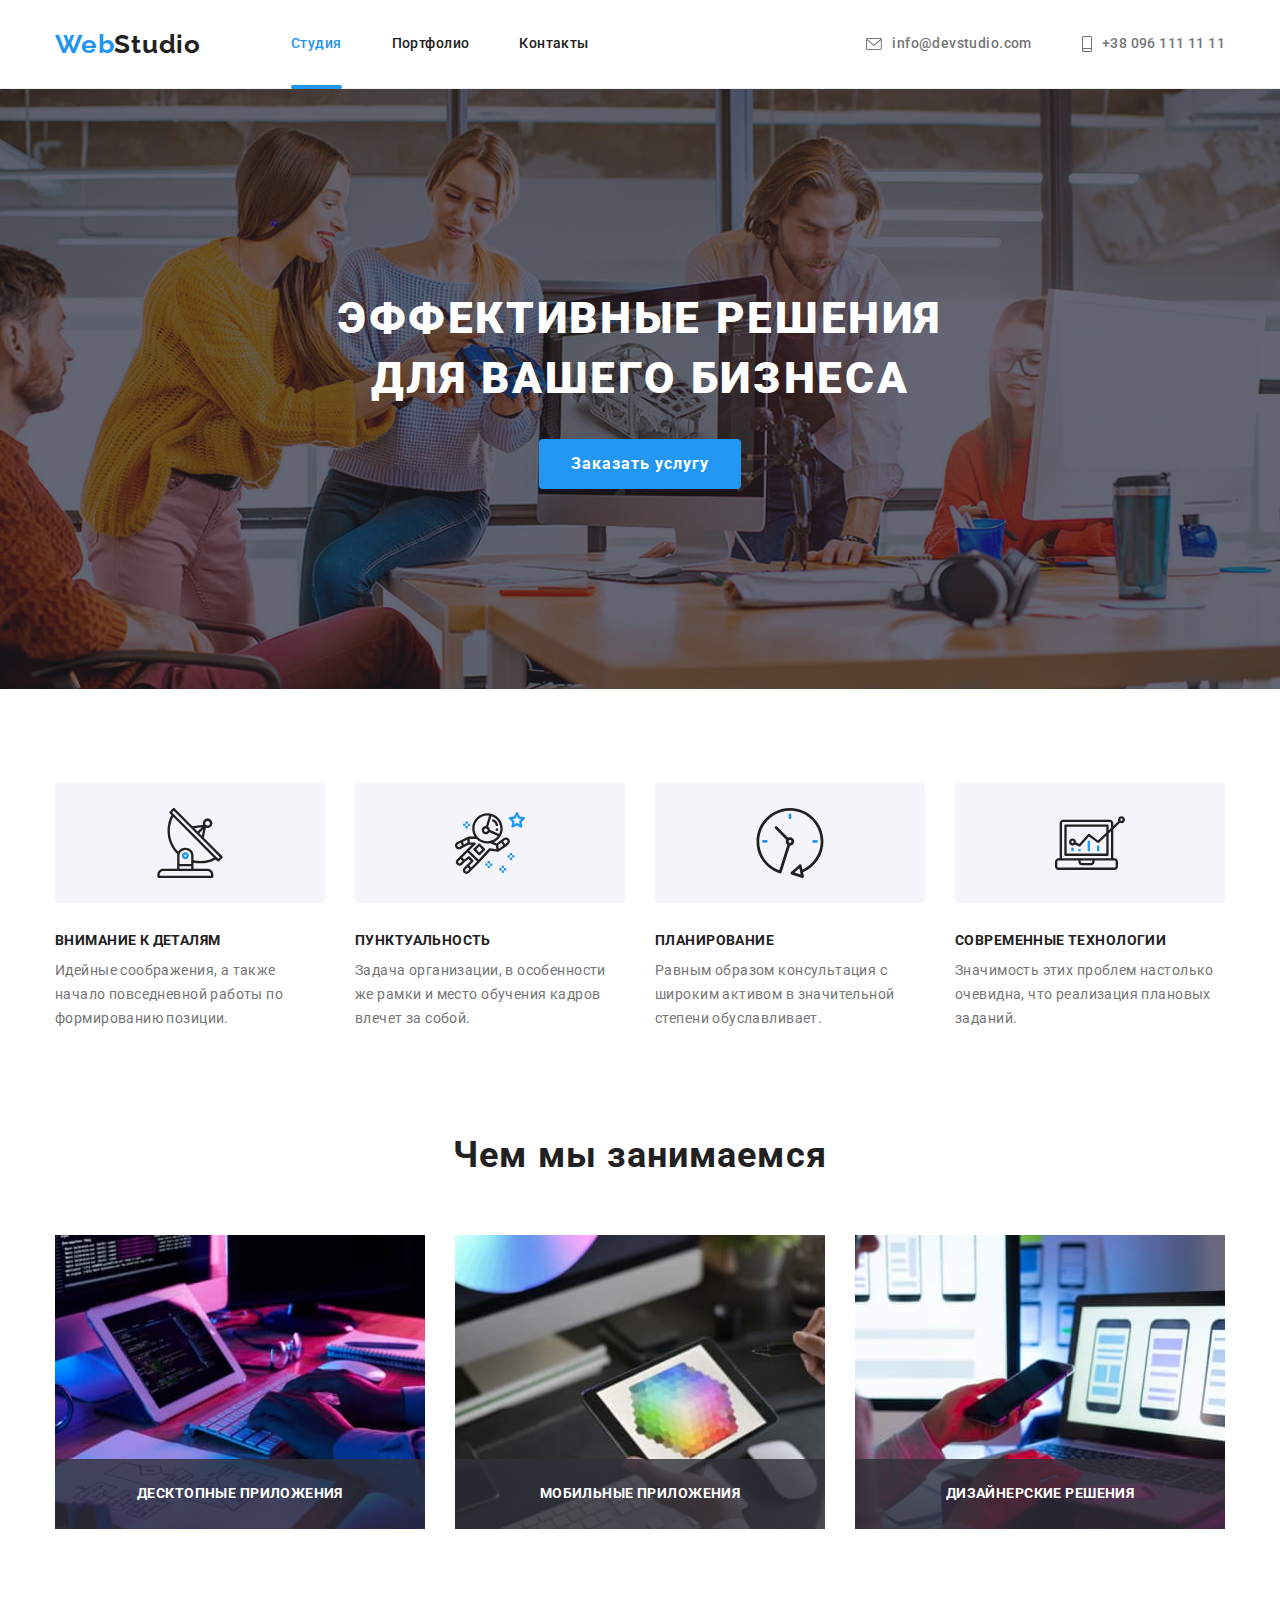
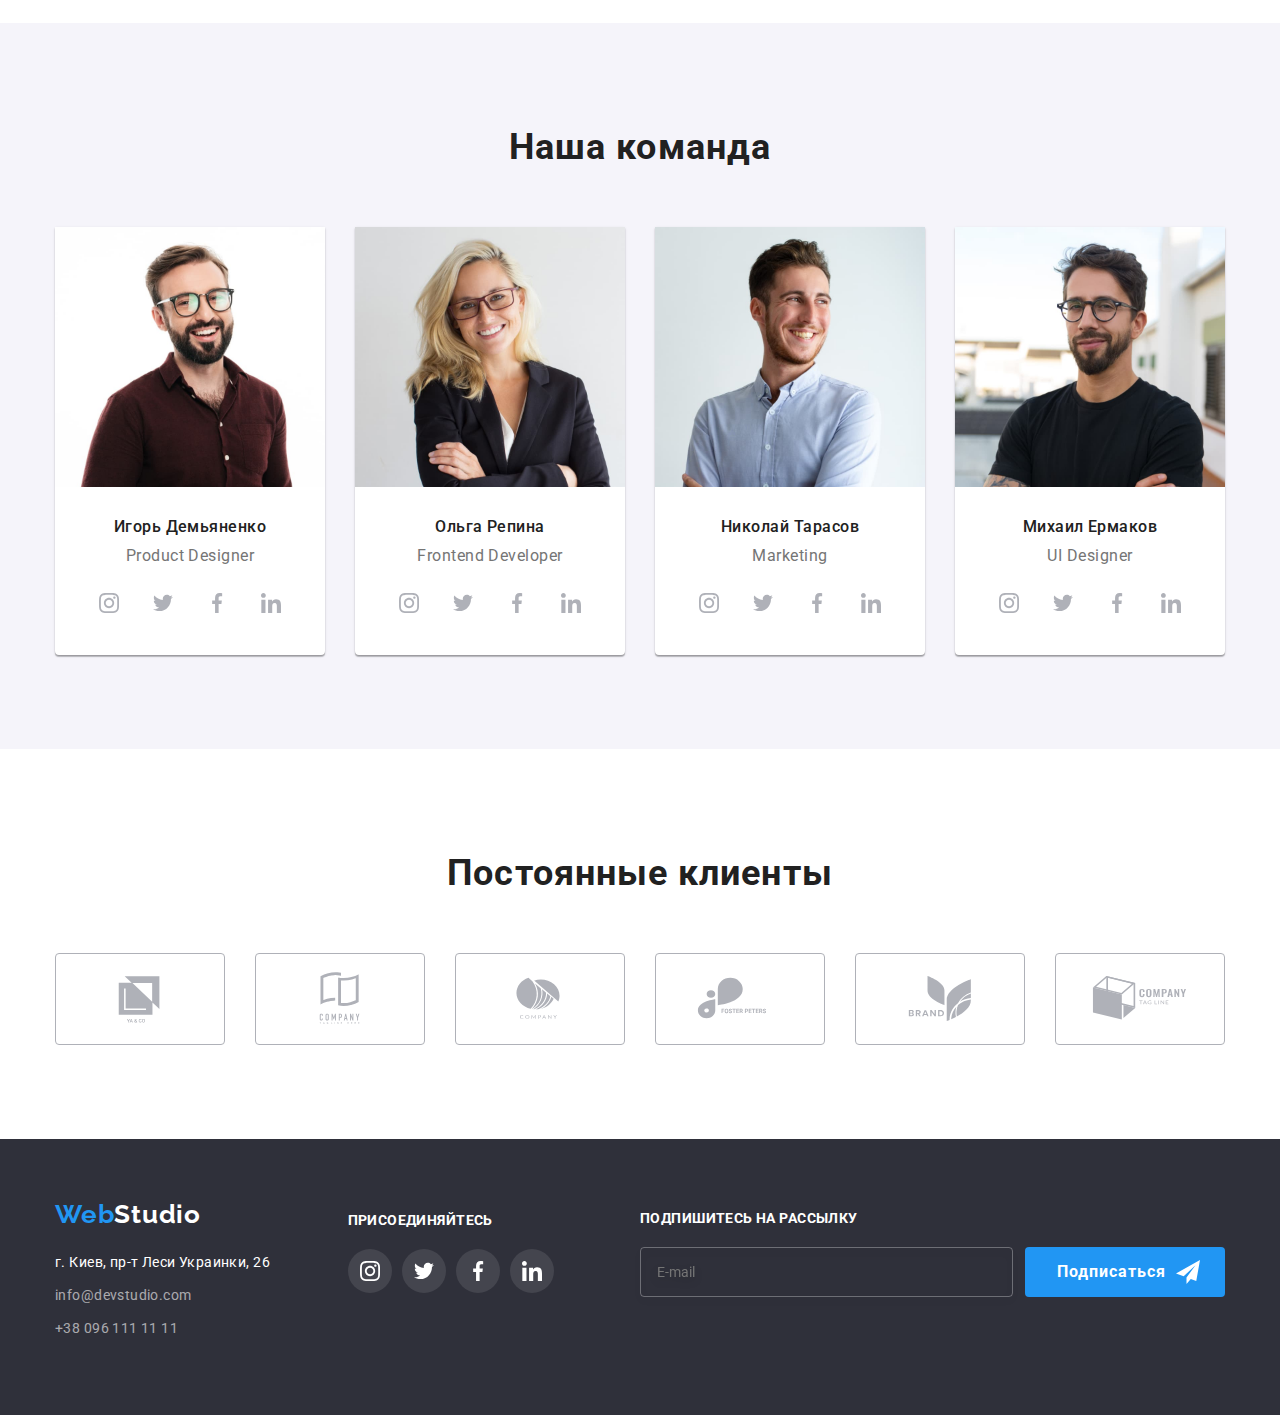
<file: index.html>
<!DOCTYPE html>
<html lang="ru">
  <head>
    <meta charset="UTF-8" />
    <meta http-equiv="X-UA-Compatible" content="IE=edge" />
    <meta name="viewport" content="width=device-width, initial-scale=1.0" />

    <title>Студия</title>
    <link rel="preconnect" href="https://fonts.gstatic.com" />
    <link
      href="https://fonts.googleapis.com/css2?family=Raleway:wght@700&family=Roboto:wght@400;500;700;900&display=swap"
      rel="stylesheet"
    />
    <link
      rel="stylesheet"
      href="https://cdnjs.cloudflare.com/ajax/libs/modern-normalize/1.0.0/modern-normalize.min.css"
    />
    <link rel="stylesheet" href="./css/main.min.css" />
  </head>
  <body>
    <header>
      <section class="page-header__border">
        <div class="container">
          <div class="page-header">
            <nav class="page-header__nav">
              <!-- BLOK-->
              <a href="./" class="logo"
                >Web<span class="logo-header">Studio</span></a
              >
              <!-- BLOK-->
              <ul class="header-list">
                <li class="header-list_item">
                  <a class="header-list__link header-link__current" href="./"
                    >Студия</a
                  >
                </li>

                <li class="header-list_item">
                  <a class="header-list__link" href="./portfolio.html"
                    >Портфолио</a
                  >
                </li>

                <li class="header-list_item">
                  <a class="header-list__link" href="#contacts">Контакты</a>
                </li>
              </ul>
            </nav>
            <!-- BLOK-->
            <ul class="header-address">
              <li class="header-address__item">
                <a
                  class="header-address__link"
                  href="mailto:info@devstudio.com"
                >
                  <svg class="header-address__icon" width="16px" height="12px">
                    <use href="./images/icon.svg#icon-envelope"></use>
                  </svg>
                  info@devstudio.com
                </a>
              </li>

              <li class="header-address__item">
                <a class="header-address__link" href="tel:+380961111111">
                  <svg class="header-address__icon" width="10px" height="16px">
                    <use href="./images/icon.svg#icon-smartphone"></use>
                  </svg>
                  +38 096 111 11 11
                </a>
              </li>
            </ul>
          </div>
        </div>
      </section>
    </header>

    <main>
      <section class="page-hero">
        <div class="container">
          <div class="page-hero__content">
            <h1 class="page-hero__title">
              Эффективные решения<br />
              для вашего бизнеса
            </h1>
            <button class="page-button" type="button" data-modal-open>
              Заказать услугу
            </button>
          </div>
        </div>
      </section>

      <section class="benefits">
        <div class="container">
          <div class="benefits-position">
            <h2 class="benefits-heading visually-hidden">Преимущества</h2>
            <ul class="benefits-list">
              <!-- -->
              <li class="benefits-item">
                <div class="benefits-image">
                  <svg class="benefits-svg" width="70px" height="70px">
                    <use href="./images/icon.svg#icon-antenna-1"></use>
                  </svg>
                </div>

                <h3 class="benefits-title">Внимание к деталям</h3>
                <p class="benefits-caption">
                  Идейные соображения, а также начало повседневной работы по
                  формированию позиции.
                </p>
              </li>

              <li class="benefits-item">
                <div class="benefits-image">
                  <svg class="benefits-svg" width="70px" height="70px">
                    <use href="./images/icon.svg#icon-astronaut-1"></use>
                  </svg>
                </div>

                <h3 class="benefits-title">Пунктуальность</h3>
                <p class="benefits-caption">
                  Задача организации, в особенности же рамки и место обучения
                  кадров влечет за собой.
                </p>
              </li>

              <li class="benefits-item">
                <div class="benefits-image">
                  <svg class="benefits-svg" width="70px" height="70px">
                    <use href="./images/icon.svg#icon-clock-1"></use>
                  </svg>
                </div>

                <h3 class="benefits-title">Планирование</h3>
                <p class="benefits-caption">
                  Равным образом консультация с широким активом в значительной
                  степени обуславливает.
                </p>
              </li>

              <li class="benefits-item">
                <div class="benefits-image">
                  <svg class="benefits-svg" width="70px" height="70px">
                    <use href="./images/icon.svg#icon-diagram-1"></use>
                  </svg>
                </div>

                <h3 class="benefits-title">Современные технологии</h3>
                <p class="benefits-caption">
                  Значимость этих проблем настолько очевидна, что реализация
                  плановых заданий.
                </p>
              </li>
            </ul>
          </div>
        </div>
      </section>

      <section class="work">
        <div class="container">
          <h2 class="work-title">Чем мы занимаемся</h2>
          <ul class="work-list">
            <li class="work-overlay">
              <img
                src="./images/work/img-1.jpg"
                width="370"
                height="294"
                alt="Написание кода"
              />
              <p class="work-sub">Десктопные приложения</p>
            </li>
            <li class="work-overlay">
              <img
                src="./images/work/img-2.jpg"
                width="370"
                height="294"
                alt="Разработка дизайна"
              />
              <p class="work-sub">Мобильные приложения</p>
            </li>
            <li class="work-overlay">
              <img
                src="./images/work/img-3.jpg"
                width="370"
                height="294"
                alt="Разработка мобильного приложения"
              />
              <p class="work-sub">Дизайнерские решения</p>
            </li>
          </ul>
        </div>
      </section>

      <section class="team">
        <div class="container">
          <h2 class="team-title">Наша команда</h2>
          <ul class="team-list">
            <li class="team-item">
              <img
                src="./images/team/img-1.jpg"
                width="270"
                height="260"
                alt="Фото Игорь Демьяненко"
              />
              <div class="team-caption">
                <h3 class="team-caption__name">Игорь Демьяненко</h3>
                <p class="team-caption__position">Product Designer</p>

                <ul class="socials-list">
                  <li class="socials-list__team">
                    <a href="" class="socials-list__icon">
                      <svg class="" width="20px" height="20px">
                        <use href="./images/icon.svg#icon-instagram-2"></use>
                      </svg>
                    </a>
                  </li>

                  <li class="socials-list__team">
                    <a href="" class="socials-list__icon">
                      <svg class="" width="20px" height="20px">
                        <use href="./images/icon.svg#icon-twitter-1"></use>
                      </svg>
                    </a>
                  </li>

                  <li class="socials-list__team">
                    <a href="" class="socials-list__icon">
                      <svg class="" width="20px" height="20px">
                        <use href="./images/icon.svg#icon-facebook-1"></use>
                      </svg>
                    </a>
                  </li>

                  <li class="socials-list__team">
                    <a href="" class="socials-list__icon">
                      <svg class="" width="20px" height="20px">
                        <use href="./images/icon.svg#icon-linkedin-1"></use>
                      </svg>
                    </a>
                  </li>
                </ul>
              </div>
            </li>

            <li class="team-item">
              <img
                src="./images/team/img-2.jpg"
                width="270"
                height="260"
                alt="Фото Ольга Репина"
              />
              <div class="team-caption">
                <h3 class="team-caption__name">Ольга Репина</h3>
                <p class="team-caption__position">Frontend Developer</p>

                <ul class="socials-list">
                  <li class="socials-list__team">
                    <a href="" class="socials-list__icon">
                      <svg class="icon-svg" width="20px" height="20px">
                        <use href="./images/icon.svg#icon-instagram-2"></use>
                      </svg>
                    </a>
                  </li>

                  <li class="socials-list__team">
                    <a href="" class="socials-list__icon">
                      <svg class="icon-svg" width="20px" height="20px">
                        <use href="./images/icon.svg#icon-twitter-1"></use>
                      </svg>
                    </a>
                  </li>

                  <li class="socials-list__team">
                    <a href="" class="socials-list__icon">
                      <svg class="icon-svg" width="20px" height="20px">
                        <use href="./images/icon.svg#icon-facebook-1"></use>
                      </svg>
                    </a>
                  </li>

                  <li class="socials-list__team">
                    <a href="" class="socials-list__icon">
                      <svg class="icon-svg" width="20px" height="20px">
                        <use href="./images/icon.svg#icon-linkedin-1"></use>
                      </svg>
                    </a>
                  </li>
                </ul>
              </div>
            </li>

            <li class="team-item">
              <img
                src="./images/team/img-3.jpg"
                width="270"
                height="260"
                alt="Фото Николай Тарасов"
              />
              <div class="team-caption">
                <h3 class="team-caption__name">Николай Тарасов</h3>
                <p class="team-caption__position">Marketing</p>

                <ul class="socials-list">
                  <li class="socials-list__team">
                    <a href="" class="socials-list__icon">
                      <svg class="icon-svg" width="20px" height="20px">
                        <use href="./images/icon.svg#icon-instagram-2"></use>
                      </svg>
                    </a>
                  </li>

                  <li class="socials-list__team">
                    <a href="" class="socials-list__icon">
                      <svg class="icon-svg" width="20px" height="20px">
                        <use href="./images/icon.svg#icon-twitter-1"></use>
                      </svg>
                    </a>
                  </li>

                  <li class="socials-list__team">
                    <a href="" class="socials-list__icon">
                      <svg class="icon-svg" width="20px" height="20px">
                        <use href="./images/icon.svg#icon-facebook-1"></use>
                      </svg>
                    </a>
                  </li>

                  <li class="socials-list__team">
                    <a href="" class="socials-list__icon">
                      <svg class="icon-svg" width="20px" height="20px">
                        <use href="./images/icon.svg#icon-linkedin-1"></use>
                      </svg>
                    </a>
                  </li>
                </ul>
              </div>
            </li>

            <li class="team-item">
              <img
                src="./images/team/img-4.jpg"
                width="270"
                height="260"
                alt="Фото Михаил Ермаков"
              />
              <div class="team-caption">
                <h3 class="team-caption__name">Михаил Ермаков</h3>
                <p class="team-caption__position">UI Designer</p>

                <ul class="socials-list">
                  <li class="socials-list__team">
                    <a href="" class="socials-list__icon">
                      <svg class="icon-svg" width="20px" height="20px">
                        <use href="./images/icon.svg#icon-instagram-2"></use>
                      </svg>
                    </a>
                  </li>

                  <li class="socials-list__team">
                    <a href="" class="socials-list__icon">
                      <svg class="icon-svg" width="20px" height="20px">
                        <use href="./images/icon.svg#icon-twitter-1"></use>
                      </svg>
                    </a>
                  </li>

                  <li class="socials-list__team">
                    <a href="" class="socials-list__icon">
                      <svg class="icon-svg" width="20px" height="20px">
                        <use href="./images/icon.svg#icon-facebook-1"></use>
                      </svg>
                    </a>
                  </li>

                  <li class="socials-list__team">
                    <a href="" class="socials-list__icon">
                      <svg class="icon-svg" width="20px" height="20px">
                        <use href="./images/icon.svg#icon-linkedin-1"></use>
                      </svg>
                    </a>
                  </li>
                </ul>
              </div>
            </li>
          </ul>
        </div>
      </section>

      <section class="partners">
        <div class="container">
          <div class="partners-position">
            <h2 class="partners-title">Постоянные клиенты</h2>
            <ul class="partners-list">
              <li class="partners-item">
                <a
                  href=""
                  class="partners-link"
                  target="_blank"
                  rel="noopener noreferrer"
                >
                  <svg width="106px" height="60px">
                    <use href="./images/icon.svg#icon-logo-1"></use>
                  </svg>
                </a>
              </li>

              <li class="partners-item">
                <a
                  href=""
                  class="partners-link"
                  target="_blank"
                  rel="noopener noreferrer"
                >
                  <svg width="106px" height="60px">
                    <use href="./images/icon.svg#icon-logo-2"></use>
                  </svg>
                </a>
              </li>

              <li class="partners-item">
                <a
                  href=""
                  class="partners-link"
                  target="_blank"
                  rel="noopener noreferrer"
                >
                  <svg width="106px" height="60px">
                    <use href="./images/icon.svg#icon-logo-3"></use>
                  </svg>
                </a>
              </li>

              <li class="partners-item">
                <a
                  href=""
                  class="partners-link"
                  target="_blank"
                  rel="noopener noreferrer"
                >
                  <svg width="106px" height="60px">
                    <use href="./images/icon.svg#icon-logo-4"></use>
                  </svg>
                </a>
              </li>

              <li class="partners-item">
                <a
                  href=""
                  class="partners-link"
                  target="_blank"
                  rel="noopener noreferrer"
                >
                  <svg width="106px" height="60px">
                    <use href="./images/icon.svg#icon-logo-5"></use>
                  </svg>
                </a>
              </li>

              <li class="partners-item">
                <a
                  href=""
                  class="partners-link"
                  target="_blank"
                  rel="noopener noreferrer"
                >
                  <svg width="106px" height="60px">
                    <use href="./images/icon.svg#icon-logo-6"></use>
                  </svg>
                </a>
              </li>
            </ul>
          </div>
        </div>
      </section>

      <footer>
        <section class="page-footer">
          <div class="footer-block container">
            <div class="footer-box">
              <div class="footer-address">
                <a href="./" class="logo"
                  >Web<span class="logo-footer">Studio</span></a
                >
                <address id="contacts">
                  <ul class="footer-list">
                    <li class="footer-item">
                      <a
                        class="footer-link footer-link_addres"
                        href="https://goo.gl/maps/nd3LZRXZp6xStWb67"
                        target="_blank"
                        rel="noopener noreferrer"
                        >г. Киев, пр-т Леси Украинки, 26
                      </a>
                    </li>
                    <li class="footer-item">
                      <a class="footer-link" href="mailto:info@devstudio.com"
                        >info@devstudio.com</a
                      >
                    </li>
                    <li class="footer-item">
                      <a class="footer-link" href="tel:+380961111111"
                        >+38 096 111 11 11</a
                      >
                    </li>
                  </ul>
                </address>
              </div>

              <div class="footer-socials">
                <p class="footer-socials__title">присоединяйтесь</p>

                <!-- Вставка соц.сетей-->
                <ul class="socials-list">
                  <li class="socials-list__footer">
                    <a href="" class="socials-list__icon">
                      <svg width="20px" height="20px">
                        <use href="./images/icon.svg#icon-instagram-2"></use>
                      </svg>
                    </a>
                  </li>

                  <li class="socials-list__footer">
                    <a href="" class="socials-list__icon">
                      <svg width="20px" height="20px">
                        <use href="./images/icon.svg#icon-twitter-1"></use>
                      </svg>
                    </a>
                  </li>

                  <li class="socials-list__footer">
                    <a href="" class="socials-list__icon">
                      <svg width="20px" height="20px">
                        <use href="./images/icon.svg#icon-facebook-1"></use>
                      </svg>
                    </a>
                  </li>

                  <li class="socials-list__footer">
                    <a href="" class="socials-list__icon">
                      <svg width="20px" height="20px">
                        <use href="./images/icon.svg#icon-linkedin-1"></use>
                      </svg>
                    </a>
                  </li>
                </ul>
              </div>
            </div>
            <div class="footer-box">
              <!-- <p>Подпишитесь на рассылку</p>-->
              <form class="subscribe">
                <label class="subscribe-label" for="user_email"
                  >Подпишитесь на рассылку</label
                >
                <div class="subscribe-position">
                  <input
                    class="subscribe-input"
                    type="email"
                    name="email"
                    id="user_email"
                    placeholder="E-mail"
                  />
                  <button class="subscribe-batton page-button" type="submit">
                    Подписаться
                    <svg width="24px" height="24px">
                      <use href="./images/icon.svg#icon-send"></use>
                    </svg>
                  </button>
                </div>
              </form>
            </div>
          </div>
        </section>
      </footer>

      <!--   Вставка моадльного окна -->

      <div class="backdrop is-hidden" data-modal>
        <div class="modal">
          <div class="modal-block">
            <button class="modal-battton" data-modal-close>
              <svg width="11px" height="11px">
                <use href="./images/icon.svg#icon-exit"></use>
              </svg>
            </button>

            <form class="form">
              <p class="form-title">Оставьте свои данные, мы вам перезвоним</p>
              <div class="form-field">
                <label class="form-label" for="name"
                  >Имя

                  <input
                    class="form-label__input"
                    type="text"
                    name="username"
                    id="name"
                  />

                  <svg class="form-label__icon" width="12px" height="12px">
                    <use href="./images/icon.svg#icon-modal-name"></use>
                  </svg>
                </label>
              </div>
              <div class="form-field">
                <label class="form-label"
                  >Телефон

                  <input
                    class="form-label__input"
                    type="tel"
                    name="phone_number"
                  />

                  <svg class="form-label__icon" width="13px" height="13px">
                    <use href="./images/icon.svg#icon-modal-phone"></use>
                  </svg>
                </label>
              </div>

              <div class="form-field">
                <label class="form-label"
                  >Почта

                  <input class="form-label__input" type="email" name="email" />

                  <svg class="form-label__icon" width="15px" height="12px">
                    <use href="./images/icon.svg#icon-modal-mail"></use>
                  </svg>
                </label>
              </div>

              <div class="form-field">
                <label class="form-label" for="feedback"
                  >Комментарий
                  <textarea
                    class="form-label__textarea"
                    name="feedback"
                    rows="5"
                    id="feedback"
                    placeholder="Введите текст"
                  ></textarea>
                </label>
              </div>

              <label class="checkbox">
                <input
                  class="check-hidden"
                  type="checkbox"
                  name="policy"
                  value="yes"
                />
                <span class="check-box"> </span>
                Соглашаюсь с рассылкой и принимаю
                <a class="checkbox-link" href="">Условия договора</a>
              </label>

              <div class="form-button">
                <button class="page-button" type="submit">Отправить</button>
              </div>
            </form>
          </div>
        </div>
      </div>

      <!-- Вставка моадльного окна -->
    </main>

    <script src="./js/modal.js"></script>
  </body>
</html>
</file>
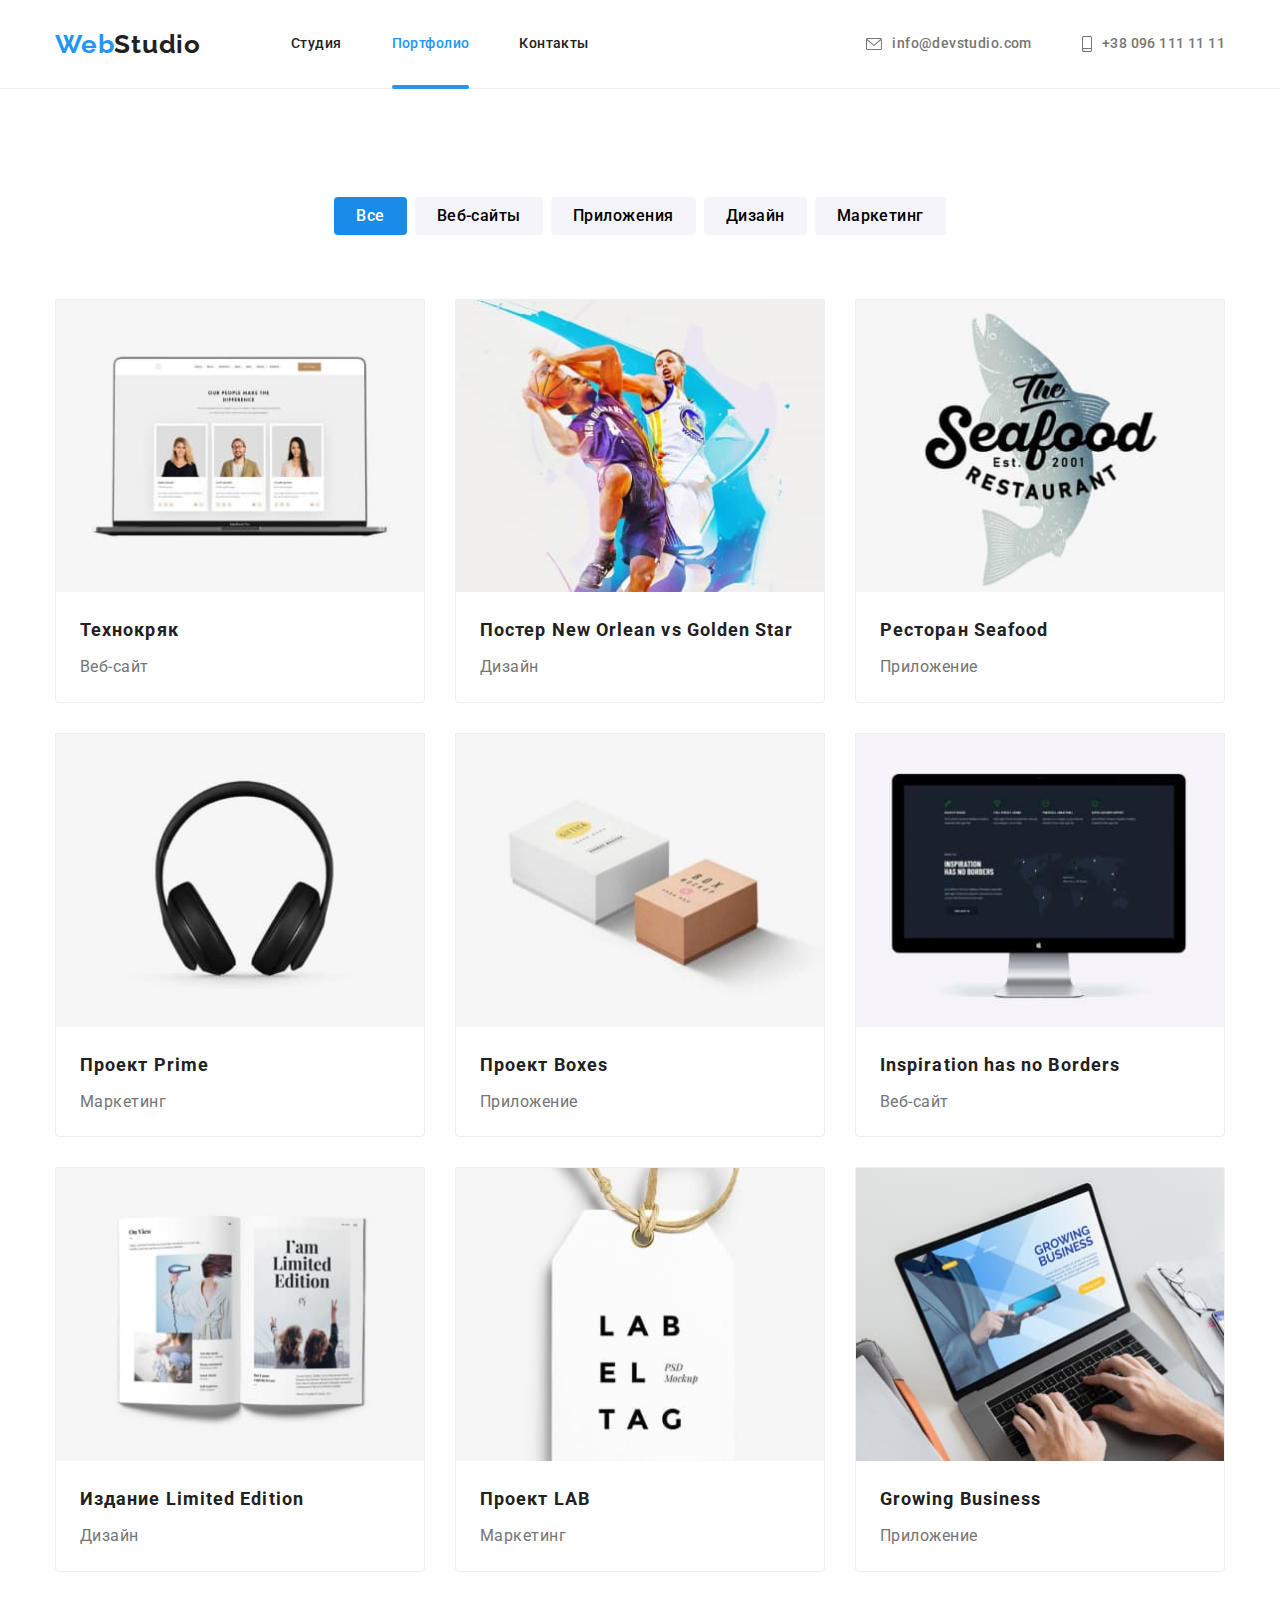
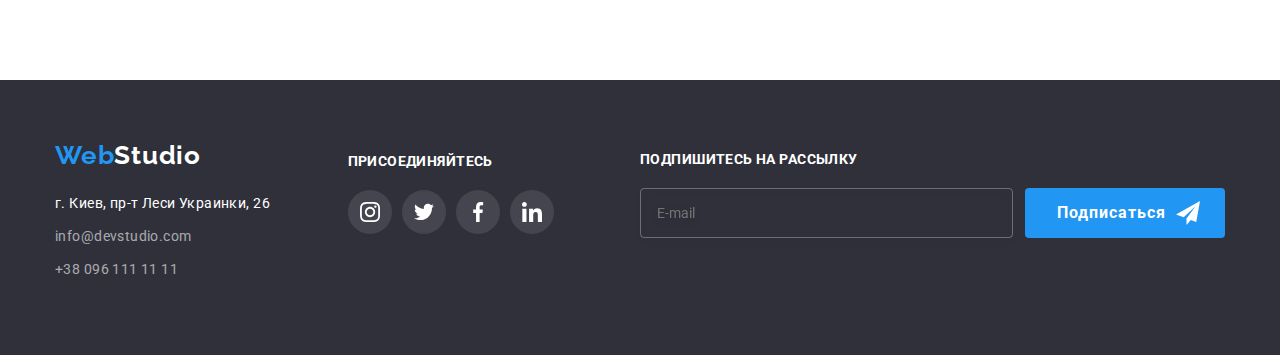
<file: portfolio.html>
<!DOCTYPE html>
<html lang="ru">
  <head>
    <meta charset="UTF-8" />
    <meta http-equiv="X-UA-Compatible" content="IE=edge" />
    <meta name="viewport" content="width=device-width, initial-scale=1.0" />

    <title>Portfolio</title>
    <link rel="preconnect" href="https://fonts.gstatic.com" />
    <link
      href="https://fonts.googleapis.com/css2?family=Raleway:wght@700&family=Roboto:wght@400;500;700;900&display=swap"
      rel="stylesheet"
    />
    <link
      rel="stylesheet"
      href="https://cdnjs.cloudflare.com/ajax/libs/modern-normalize/1.0.0/modern-normalize.min.css"
    />
    <link rel="stylesheet" href="./css/main.min.css" />
  </head>

  <body>
    <header>
      <section class="page-header__border">
        <div class="container">
          <div class="page-header">
            <nav class="page-header__nav">
              <!-- BLOK-->
              <a href="./" class="logo"
                >Web<span class="logo-header">Studio</span></a
              >
              <!-- BLOK-->
              <ul class="header-list">
                <li class="header-list_item">
                  <a class="header-list__link" href="./">Студия</a>
                </li>

                <li class="header-list_item">
                  <a
                    class="header-list__link header-link__current"
                    href="./portfolio.html"
                    >Портфолио</a
                  >
                </li>

                <li class="header-list_item">
                  <a class="header-list__link" href="#contacts">Контакты</a>
                </li>
              </ul>
            </nav>
            <!-- BLOK-->
            <ul class="header-address">
              <li class="header-address__item">
                <a
                  class="header-address__link"
                  href="mailto:info@devstudio.com"
                >
                  <svg class="header-address__icon" width="16px" height="12px">
                    <use href="./images/icon.svg#icon-envelope"></use>
                  </svg>
                  info@devstudio.com
                </a>
              </li>

              <li class="header-address__item">
                <a class="header-address__link" href="tel:+380961111111">
                  <svg class="header-address__icon" width="10px" height="16px">
                    <use href="./images/icon.svg#icon-smartphone"></use>
                  </svg>
                  +38 096 111 11 11
                </a>
              </li>
            </ul>
          </div>
        </div>
      </section>
    </header>

    <main>
      <h1 class="visually-hidden">Портфолио</h1>

      <section class="portfolio-filter">
        <div class="container">
          <ul class="portfolio-filter__list">
            <li class="portfolio-filter__item">
              <button
                class="portfolio-filter__button filter-current"
                type="button"
              >
                Все
              </button>
            </li>
            <li class="portfolio-filter__item">
              <button class="portfolio-filter__button" type="button">
                Веб-сайты
              </button>
            </li>
            <li class="portfolio-filter__item">
              <button class="portfolio-filter__button" type="button">
                Приложения
              </button>
            </li>
            <li class="portfolio-filter__item">
              <button class="portfolio-filter__button" type="button">
                Дизайн
              </button>
            </li>
            <li class="portfolio-filter__item">
              <button class="portfolio-filter__button" type="button">
                Маркетинг
              </button>
            </li>
          </ul>
        </div>
      </section>

      <section class="portfolio-card">
        <div class="container">
          <h2 class="visually-hidden">Все</h2>
          <ul class="portfolio-list">
            <li class="portfolio-list__item">
              <a href="" class="portfolio-card__link">
                <div class="portfolio-card__shadow">
                  <div class="portfolio-card__overlaybg">
                    <img
                      class="portfolio-card__image"
                      src="./images/portfolio-all/img-1.jpg"
                      width="370"
                      alt="Пример Веб-сайта"
                    />

                    <div class="portfolio-card__overlay">
                      <p class="portfolio-card__description">
                        Технокряк это современная площадка распространения
                        коронавируса. Компании используют эту платформу для
                        цифрового шпионажа и атак на защищённые сервера
                        конкурентов.
                      </p>
                    </div>
                  </div>
                  <div class="card-content__box">
                    <h3 class="card-content__title">Технокряк</h3>
                    <p class="card-content__description">Веб-сайт</p>
                  </div>
                </div>
              </a>
            </li>

            <li class="portfolio-list__item">
              <a href="" class="portfolio-card__link">
                <div class="portfolio-card__shadow">
                  <div class="portfolio-card__overlaybg">
                    <img
                      class="portfolio-card__image"
                      src="./images/portfolio-all/img-2.jpg"
                      width="370"
                      alt="Пример Дизайна"
                    />
                    <div class="portfolio-card__overlay">
                      <p class="portfolio-card__description">
                        Технокряк это современная площадка распространения
                        коронавируса. Компании используют эту платформу для
                        цифрового шпионажа и атак на защищённые сервера
                        конкурентов.
                      </p>
                    </div>
                  </div>
                  <div class="card-content__box">
                    <h3 class="card-content__title">
                      Постер New Orlean vs Golden Star
                    </h3>
                    <p class="card-content__description">Дизайн</p>
                  </div>
                </div>
              </a>
            </li>

            <li class="portfolio-list__item">
              <a href="" class="portfolio-card__link">
                <div class="portfolio-card__shadow">
                  <div class="portfolio-card__overlaybg">
                    <img
                      class="portfolio-card__image"
                      src="./images/portfolio-all/img-3.jpg"
                      width="370"
                      alt="Пример Приложения"
                    />
                    <div class="portfolio-card__overlay">
                      <p class="portfolio-card__description">
                        Технокряк это современная площадка распространения
                        коронавируса. Компании используют эту платформу для
                        цифрового шпионажа и атак на защищённые сервера
                        конкурентов.
                      </p>
                    </div>
                  </div>
                  <div class="card-content__box">
                    <h3 class="card-content__title">Ресторан Seafood</h3>
                    <p class="card-content__description">Приложение</p>
                  </div>
                </div>
              </a>
            </li>

            <li class="portfolio-list__item">
              <a href="" class="portfolio-card__link">
                <div class="portfolio-card__shadow">
                  <div class="portfolio-card__overlaybg">
                    <img
                      class="portfolio-card__image"
                      src="./images/portfolio-all/img-4.jpg"
                      width="370"
                      alt="Пример Маркетинга"
                    />
                    <div class="portfolio-card__overlay">
                      <p class="portfolio-card__description">
                        Технокряк это современная площадка распространения
                        коронавируса. Компании используют эту платформу для
                        цифрового шпионажа и атак на защищённые сервера
                        конкурентов.
                      </p>
                    </div>
                  </div>
                  <div class="card-content__box">
                    <h3 class="card-content__title">Проект Prime</h3>
                    <p class="card-content__description">Маркетинг</p>
                  </div>
                </div>
              </a>
            </li>

            <li class="portfolio-list__item">
              <a href="" class="portfolio-card__link">
                <div class="portfolio-card__shadow">
                  <div class="portfolio-card__overlaybg">
                    <img
                      class="portfolio-card__image"
                      src="./images/portfolio-all/img-5.jpg"
                      width="370"
                      alt="Пример Приложения"
                    />
                    <div class="portfolio-card__overlay">
                      <p class="portfolio-card__description">
                        Технокряк это современная площадка распространения
                        коронавируса. Компании используют эту платформу для
                        цифрового шпионажа и атак на защищённые сервера
                        конкурентов.
                      </p>
                    </div>
                  </div>
                  <div class="card-content__box">
                    <h3 class="card-content__title">Проект Boxes</h3>
                    <p class="card-content__description">Приложение</p>
                  </div>
                </div>
              </a>
            </li>

            <li class="portfolio-list__item">
              <a href="" class="portfolio-card__link">
                <div class="portfolio-card__shadow">
                  <div class="portfolio-card__overlaybg">
                    <img
                      class="portfolio-card__image"
                      src="./images/portfolio-all/img-6.jpg"
                      width="370"
                      alt="Пример Веб-сайта"
                    />
                    <div class="portfolio-card__overlay">
                      <p class="portfolio-card__description">
                        Технокряк это современная площадка распространения
                        коронавируса. Компании используют эту платформу для
                        цифрового шпионажа и атак на защищённые сервера
                        конкурентов.
                      </p>
                    </div>
                  </div>
                  <div class="card-content__box">
                    <h3 class="card-content__title">
                      Inspiration has no Borders
                    </h3>
                    <p class="card-content__description">Веб-сайт</p>
                  </div>
                </div>
              </a>
            </li>

            <li class="portfolio-list__item">
              <a href="" class="portfolio-card__link">
                <div class="portfolio-card__shadow">
                  <div class="portfolio-card__overlaybg">
                    <img
                      class="portfolio-card__image"
                      src="./images/portfolio-all/img-7.jpg"
                      width="370"
                      alt="Пример Дизайна"
                    />
                    <div class="portfolio-card__overlay">
                      <p class="portfolio-card__description">
                        Технокряк это современная площадка распространения
                        коронавируса. Компании используют эту платформу для
                        цифрового шпионажа и атак на защищённые сервера
                        конкурентов.
                      </p>
                    </div>
                  </div>
                  <div class="card-content__box">
                    <h3 class="card-content__title">Издание Limited Edition</h3>
                    <p class="card-content__description">Дизайн</p>
                  </div>
                </div>
              </a>
            </li>

            <li class="portfolio-list__item">
              <a href="" class="portfolio-card__link">
                <div class="portfolio-card__shadow">
                  <div class="portfolio-card__overlaybg">
                    <img
                      class="portfolio-card__image"
                      src="./images/portfolio-all/img-8.jpg"
                      width="370"
                      alt="Пример Маркетинга"
                    />
                    <div class="portfolio-card__overlay">
                      <p class="portfolio-card__description">
                        Технокряк это современная площадка распространения
                        коронавируса. Компании используют эту платформу для
                        цифрового шпионажа и атак на защищённые сервера
                        конкурентов.
                      </p>
                    </div>
                  </div>
                  <div class="card-content__box">
                    <h3 class="card-content__title">Проект LAB</h3>
                    <p class="card-content__description">Маркетинг</p>
                  </div>
                </div>
              </a>
            </li>

            <li class="portfolio-list__item">
              <a href="" class="portfolio-card__link">
                <div class="portfolio-card__shadow">
                  <div class="portfolio-card__overlaybg">
                    <img
                      class="portfolio-card__image"
                      src="./images/portfolio-all/img-9.jpg"
                      width="370"
                      alt="Пример Приложения"
                    />
                    <div class="portfolio-card__overlay">
                      <p class="portfolio-card__description">
                        Технокряк это современная площадка распространения
                        коронавируса. Компании используют эту платформу для
                        цифрового шпионажа и атак на защищённые сервера
                        конкурентов.
                      </p>
                    </div>
                  </div>
                  <div class="card-content__box">
                    <h3 class="card-content__title">Growing Business</h3>
                    <p class="card-content__description">Приложение</p>
                  </div>
                </div>
              </a>
            </li>
          </ul>
        </div>
      </section>
    </main>

    <footer>
      <section class="page-footer">
        <div class="footer-block container">
          <div class="footer-box">
            <div class="footer-address">
              <a href="./" class="logo"
                >Web<span class="logo-footer">Studio</span></a
              >
              <address id="contacts">
                <ul class="footer-list">
                  <li class="footer-item">
                    <a
                      class="footer-link footer-link_addres"
                      href="https://goo.gl/maps/nd3LZRXZp6xStWb67"
                      target="_blank"
                      rel="noopener noreferrer"
                      >г. Киев, пр-т Леси Украинки, 26
                    </a>
                  </li>
                  <li class="footer-item">
                    <a class="footer-link" href="mailto:info@devstudio.com"
                      >info@devstudio.com</a
                    >
                  </li>
                  <li class="footer-item">
                    <a class="footer-link" href="tel:+380961111111"
                      >+38 096 111 11 11</a
                    >
                  </li>
                </ul>
              </address>
            </div>

            <div class="footer-socials">
              <p class="footer-socials__title">присоединяйтесь</p>

              <!-- Вставка соц.сетей-->
              <ul class="socials-list">
                <li class="socials-list__footer">
                  <a href="" class="socials-list__icon">
                    <svg width="20px" height="20px">
                      <use href="./images/icon.svg#icon-instagram-2"></use>
                    </svg>
                  </a>
                </li>

                <li class="socials-list__footer">
                  <a href="" class="socials-list__icon">
                    <svg width="20px" height="20px">
                      <use href="./images/icon.svg#icon-twitter-1"></use>
                    </svg>
                  </a>
                </li>

                <li class="socials-list__footer">
                  <a href="" class="socials-list__icon">
                    <svg width="20px" height="20px">
                      <use href="./images/icon.svg#icon-facebook-1"></use>
                    </svg>
                  </a>
                </li>

                <li class="socials-list__footer">
                  <a href="" class="socials-list__icon">
                    <svg width="20px" height="20px">
                      <use href="./images/icon.svg#icon-linkedin-1"></use>
                    </svg>
                  </a>
                </li>
              </ul>
            </div>
          </div>
          <div class="footer-box">
            <!-- <p>Подпишитесь на рассылку</p>-->
            <form class="subscribe">
              <label class="subscribe-label" for="user_email"
                >Подпишитесь на рассылку</label
              >
              <div class="subscribe-position">
                <input
                  class="subscribe-input"
                  type="email"
                  name="email"
                  id="user_email"
                  placeholder="E-mail"
                />
                <button class="subscribe-batton page-button" type="submit">
                  Подписаться
                  <svg width="24px" height="24px">
                    <use href="./images/icon.svg#icon-send"></use>
                  </svg>
                </button>
              </div>
            </form>
          </div>
        </div>
      </section>
    </footer>
  </body>
</html>
</file>
<file: css/main.min.css>
html{-webkit-box-sizing:border-box;box-sizing:border-box}*,*::before,*::after{-webkit-box-sizing:inherit;box-sizing:inherit}ul{list-style:none}img{display:block;max-width:100%;height:auto}body{font-family:"Roboto",sans-serif;font-size:14px;line-height:1.71;letter-spacing:0.03em;color:#757575;text-decoration:none;list-style:none}.visually-hidden{position:absolute !important;clip:rect(1px 1px 1px 1px);clip:rect(1px, 1px, 1px, 1px);padding:0 !important;border:0 !important;height:1px !important;width:1px !important;overflow:hidden}.container{max-width:1200px;margin:0 auto;padding:0 15px}.page-header__border{border-bottom:1px solid #ececec}.page-header{display:-webkit-box;display:-ms-flexbox;display:flex;margin:0 auto;color:#212121;font-weight:500}.page-header__nav{display:-webkit-box;display:-ms-flexbox;display:flex;-ms-flex-wrap:wrap;flex-wrap:wrap;-webkit-box-pack:end;-ms-flex-pack:end;justify-content:flex-end;-webkit-box-align:center;-ms-flex-align:center;align-items:center;margin-right:auto}.header-list{display:-webkit-inline-box;display:-ms-inline-flexbox;display:inline-flex;-ms-flex-wrap:wrap;flex-wrap:wrap;margin:0;padding:0}.header-list_item:not(:last-child){margin-right:50px}.header-list__link{display:-webkit-box;display:-ms-flexbox;display:flex;text-decoration:none;color:inherit;padding-top:32px;padding-bottom:32px}.header-list__link:hover,.header-list__link:focus{color:#2196f3;-webkit-transition:color 250ms cubic-bezier(0.4, 0, 0.2, 1);transition:color 250ms cubic-bezier(0.4, 0, 0.2, 1)}.header-address{display:-webkit-box;display:-ms-flexbox;display:flex;-ms-flex-wrap:wrap;flex-wrap:wrap;margin:0;color:#757575}.header-address__item:not(:last-child){margin-right:50px}.header-address__link{display:-webkit-box;display:-ms-flexbox;display:flex;text-decoration:none;-webkit-box-pack:center;-ms-flex-pack:center;justify-content:center;-webkit-box-align:center;-ms-flex-align:center;align-items:center;padding-top:32px;padding-bottom:32px;color:inherit;fill:#757575}.header-address__link:hover,.header-address__link:focus{color:#2196f3;fill:#2196f3;-webkit-transition:fill 250ms cubic-bezier(0.4, 0, 0.2, 1),color 250ms cubic-bezier(0.4, 0, 0.2, 1);transition:fill 250ms cubic-bezier(0.4, 0, 0.2, 1),color 250ms cubic-bezier(0.4, 0, 0.2, 1)}.header-address__icon{margin-right:10px}.header-link__current{position:relative;color:#2196f3}.header-link__current::after{content:"";display:block;position:absolute;width:100%;height:4px;bottom:-1px;background-color:#2196f3;border-radius:2px}.logo{display:inline-block;font-family:"Raleway",sans-serif;font-weight:bold;font-size:26px;line-height:1.19;letter-spacing:0.03em;color:#2196f3;text-decoration:none}.logo-header{margin-right:90px;padding-top:25px;padding-bottom:25px;color:#212121}.logo-footer{color:#fff}.page-hero{display:-webkit-box;display:-ms-flexbox;display:flex;-ms-flex-wrap:wrap;flex-wrap:wrap;-webkit-box-pack:center;-ms-flex-pack:center;justify-content:center;font-weight:400;margin:0 auto;padding-top:200px;padding-bottom:200px;background-color:#2f303a;background-image:-webkit-gradient(linear, left top, right top, from(rgba(47,48,58,0.4)), to(rgba(47,48,58,0.4))),url(../images/bg-img.jpg);background-image:linear-gradient(to right, rgba(47,48,58,0.4), rgba(47,48,58,0.4)),url(../images/bg-img.jpg);background-repeat:no-repeat;background-position:center;background-size:auto;max-width:1600px;height:600px}.page-hero__content{display:-webkit-box;display:-ms-flexbox;display:flex;-ms-flex-wrap:wrap;flex-wrap:wrap;-webkit-box-orient:vertical;-webkit-box-direction:normal;-ms-flex-direction:column;flex-direction:column;-webkit-box-pack:center;-ms-flex-pack:center;justify-content:center;-webkit-box-align:center;-ms-flex-align:center;align-items:center}.page-hero__title{text-align:center;margin:auto;margin-bottom:30px;font-weight:900;font-size:44px;line-height:1.36;letter-spacing:0.06em;text-transform:uppercase;color:#fff}.page-button{min-width:200px;height:50px;padding:10px 32px;border:none;border-radius:4px;font-family:inherit;font-weight:700;background-color:#2196f3;font-size:16px;line-height:1.87;-webkit-box-align:center;-ms-flex-align:center;align-items:center;text-align:center;letter-spacing:0.06em;cursor:pointer;color:#fff;-webkit-transition:background-color 250ms cubic-bezier(0.4, 0, 0.2, 1);transition:background-color 250ms cubic-bezier(0.4, 0, 0.2, 1)}.page-button:focus,.page-button:hover{background-color:#188ce8;-webkit-box-shadow:0px 4px 4px rgba(0,0,0,0.15);box-shadow:0px 4px 4px rgba(0,0,0,0.15);border-radius:4px}.benefits{padding:94px 0}.benefits-position{display:-webkit-box;display:-ms-flexbox;display:flex;-ms-flex-wrap:wrap;flex-wrap:wrap;margin-left:calc(-1 * 30px)}.benefits-list{display:-webkit-box;display:-ms-flexbox;display:flex;-ms-flex-wrap:wrap;flex-wrap:wrap;margin:0;padding:0;font-size:14px;letter-spacing:0.03em}.benefits-item{-ms-flex-preferred-size:calc(100% / 4 - 30px);flex-basis:calc(100% / 4 - 30px);margin-left:30px;-webkit-box-pack:justify;-ms-flex-pack:justify;justify-content:space-between}.benefits-title{display:-webkit-box;display:-ms-flexbox;display:flex;-ms-flex-wrap:wrap;flex-wrap:wrap;margin:0;margin-bottom:10px;font-size:14px;line-height:1.14;text-transform:uppercase;color:#212121}.benefits-caption{margin:0}.benefits-image{display:-webkit-box;display:-ms-flexbox;display:flex;-webkit-box-pack:center;-ms-flex-pack:center;justify-content:center;-webkit-box-align:center;-ms-flex-align:center;align-items:center;min-height:120px;min-width:270px;margin-bottom:30px;background-color:#f5f4fa;border-radius:4px}.work{margin:0;padding:0;padding-bottom:94px}.work-title{text-align:center;margin-top:0;margin-bottom:50px;font-size:36px;line-height:1.67;letter-spacing:0.03em;color:#212121}.work-list{display:-webkit-box;display:-ms-flexbox;display:flex;margin:0;padding:0}.work-overlay{position:relative}.work-overlay:not(:last-child){margin-right:30px}.work-sub{position:absolute;display:-webkit-box;display:-ms-flexbox;display:flex;-webkit-box-pack:center;-ms-flex-pack:center;justify-content:center;-webkit-box-align:center;-ms-flex-align:center;align-items:center;bottom:0;left:0;width:100%;min-height:70px;margin:0;font-weight:700;font-size:14px;line-height:1.14;text-align:center;letter-spacing:0.03em;text-transform:uppercase;color:#fff;background-color:rgba(47,48,58,0.8)}.team{margin:0 auto;padding:94px 0;background-color:#f5f4fa;background-size:auto}.team-title{text-align:center;margin:0;margin-bottom:50px;font-size:36px;line-height:1.67;letter-spacing:0.03em;color:#212121}.team-list{display:-webkit-box;display:-ms-flexbox;display:flex;-ms-flex-wrap:wrap;flex-wrap:wrap;-webkit-box-pack:center;-ms-flex-pack:center;justify-content:center;-webkit-box-align:center;-ms-flex-align:center;align-items:center;padding:0;margin:0;margin-left:calc(-1 * 30px)}.team-item{text-align:center;-ms-flex-preferred-size:calc(100% / 4 - 30px);flex-basis:calc(100% / 4 - 30px);margin-left:30px;background:#fff;-webkit-box-shadow:0px 1px 3px rgba(0,0,0,0.12),0px 1px 1px rgba(0,0,0,0.14),0px 2px 1px rgba(0,0,0,0.2);box-shadow:0px 1px 3px rgba(0,0,0,0.12),0px 1px 1px rgba(0,0,0,0.14),0px 2px 1px rgba(0,0,0,0.2);border-radius:0px 0px 4px 4px}.team-caption .list{display:-webkit-inline-box;display:-ms-inline-flexbox;display:inline-flex}.team-caption{padding:30px}.team-caption__name{margin:0;margin-bottom:10px;font-weight:500;font-size:16px;line-height:1.19;letter-spacing:0.03em;color:#212121}.team-caption__position{margin:0;margin-bottom:16px;font-size:16px;line-height:1.19;letter-spacing:0.03em}.socials-list{display:-webkit-inline-box;display:-ms-inline-flexbox;display:inline-flex;padding:0;margin:0}.socials-list__icon{display:-webkit-box;display:-ms-flexbox;display:flex;-webkit-box-pack:center;-ms-flex-pack:center;justify-content:center;-webkit-box-align:center;-ms-flex-align:center;align-items:center;width:44px;height:44px;border-radius:50%;fill:inherit;margin:0;padding:0}.socials-list__icon:hover,.socials-list__icon:focus{fill:#fff;background-color:#2196f3;-webkit-transition:fill 250ms cubic-bezier(0.4, 0, 0.2, 1),background-color 250ms cubic-bezier(0.4, 0, 0.2, 1);transition:fill 250ms cubic-bezier(0.4, 0, 0.2, 1),background-color 250ms cubic-bezier(0.4, 0, 0.2, 1)}.socials-list__team{fill:#afb1b8}.socials-list__team:not(:last-child){margin-right:10px}.socials-list__footer{fill:#fff;background-color:rgba(255,255,255,0.1);border-radius:50%;margin-right:10px}.partners{margin:0;padding:94px 0}.partners-position{display:-webkit-box;display:-ms-flexbox;display:flex;-ms-flex-wrap:wrap;flex-wrap:wrap;-webkit-box-orient:vertical;-webkit-box-direction:normal;-ms-flex-direction:column;flex-direction:column;-webkit-box-pack:center;-ms-flex-pack:center;justify-content:center;-webkit-box-align:center;-ms-flex-align:center;align-items:center}.partners-title{margin-top:0;margin-bottom:50px;font-size:36px;line-height:1.67;letter-spacing:0.03em;color:#212121}.partners-list{display:-webkit-box;display:-ms-flexbox;display:flex;-ms-flex-wrap:wrap;flex-wrap:wrap;-ms-flex-preferred-size:calc(100% / 6);flex-basis:calc(100% / 6);padding:0;margin:0}.partners-item:not(:last-child){margin-right:30px}.partners-link{display:-webkit-box;display:-ms-flexbox;display:flex;-webkit-box-pack:center;-ms-flex-pack:center;justify-content:center;-webkit-box-align:center;-ms-flex-align:center;align-items:center;width:170px;height:92px;border:1px solid #afb1b8;-webkit-box-sizing:border-box;box-sizing:border-box;border-radius:4px;fill:#afb1b8;-webkit-transition:fill 250ms cubic-bezier(0.4, 0, 0.2, 1),border-color 250ms cubic-bezier(0.4, 0, 0.2, 1);transition:fill 250ms cubic-bezier(0.4, 0, 0.2, 1),border-color 250ms cubic-bezier(0.4, 0, 0.2, 1)}.partners-link:focus,.partners-link:hover{fill:#2196f3;border-color:#2196f3}.page-footer{padding:60px 0;background-color:#2f303a}.footer-block{display:-webkit-box;display:-ms-flexbox;display:flex;-ms-flex-wrap:wrap;flex-wrap:wrap;-webkit-box-align:baseline;-ms-flex-align:baseline;align-items:baseline;margin:0 auto}.footer-box{display:-webkit-box;display:-ms-flexbox;display:flex;-ms-flex-preferred-size:calc(100% / 2);flex-basis:calc(100% / 2);-webkit-box-pack:justify;-ms-flex-pack:justify;justify-content:space-between}.footer-address *{-ms-flex-preferred-size:calc(100% / 2);flex-basis:calc(100% / 2)}.footer-socials{-ms-flex-preferred-size:calc(100% / 2);flex-basis:calc(100% / 2)}.footer-socials__title{margin-bottom:20px;font-style:normal;font-weight:700;font-size:14px;line-height:1.14;letter-spacing:0.03em;text-transform:uppercase;color:#fff}.footer-list{padding:0;margin-top:20px}.footer-item:not(:last-child){margin-bottom:9px}.footer-link{text-decoration:none;font-style:normal;font-weight:400;font-size:14px;line-height:1.71;letter-spacing:0.03em;color:rgba(255,255,255,0.6)}.footer-link:hover,.footer-link:focus{color:#2196f3}.footer-link_addres{color:#fff}.subscribe{display:-webkit-box;display:-ms-flexbox;display:flex;-webkit-box-orient:vertical;-webkit-box-direction:normal;-ms-flex-direction:column;flex-direction:column;width:100%}.subscribe-label{margin-bottom:20px;font-weight:700;font-size:14px;line-height:1.14;letter-spacing:0.03em;text-transform:uppercase;color:#ffffff}.subscribe-position{display:-webkit-box;display:-ms-flexbox;display:flex}.subscribe-input{width:100%;height:50px;margin-right:12px;padding-left:16px;border:1px solid rgba(255,255,255,0.3);-webkit-box-sizing:border-box;box-sizing:border-box;-webkit-filter:drop-shadow(0px 4px 4px rgba(0,0,0,0.15));filter:drop-shadow(0px 4px 4px rgba(0,0,0,0.15));border-radius:4px;background-color:rgba(33,150,243,0);color:#ffffff}.subscribe-input:focus,.subscribe-input:hover{border-color:#2196f3;outline:none;color:#ffffff;-webkit-transition:border-color 250ms cubic-bezier(0.4, 0, 0.2, 1);transition:border-color 250ms cubic-bezier(0.4, 0, 0.2, 1)}.subscribe-batton{display:-webkit-box;display:-ms-flexbox;display:flex}.subscribe-batton *{min-width:24px;min-height:24px;margin-left:10px;fill:#fff}.backdrop{position:fixed;z-index:1;top:0;left:0;width:100%;height:100%;background-color:rgba(0,0,0,0.2);-webkit-transition:opacity 250ms cubic-bezier(0.4, 0, 0.2, 1);transition:opacity 250ms cubic-bezier(0.4, 0, 0.2, 1)}.backdrop.is-hidden{opacity:0;pointer-events:none}.modal{position:absolute;top:50%;left:50%;-webkit-transform:translate(-50%, -50%);transform:translate(-50%, -50%);overflow-y:auto;padding:40px;background-color:#ffffff;-webkit-box-shadow:0px 1px 3px rgba(0,0,0,0.12),0px 1px 1px rgba(0,0,0,0.14),0px 2px 1px rgba(0,0,0,0.2);box-shadow:0px 1px 3px rgba(0,0,0,0.12),0px 1px 1px rgba(0,0,0,0.14),0px 2px 1px rgba(0,0,0,0.2);border-radius:4px}.modal-block{position:relative;display:-webkit-box;display:-ms-flexbox;display:flex;-ms-flex-wrap:wrap;flex-wrap:wrap}.modal-battton{position:absolute;top:0;right:0;-webkit-transform:translate(100%, -100%);transform:translate(100%, -100%);display:-webkit-box;display:-ms-flexbox;display:flex;-webkit-box-pack:center;-ms-flex-pack:center;justify-content:center;-webkit-box-align:center;-ms-flex-align:center;align-items:center;padding:0;width:30px;height:30px;background-color:#ffffff;border:1px solid rgba(0,0,0,0.1);border-radius:50%;-webkit-box-sizing:border-box;box-sizing:border-box;cursor:pointer}.modal-battton:hover,.modal-battton:focus{fill:#2196f3;-webkit-transition:fill 250ms cubic-bezier(0.4, 0, 0.2, 1);transition:fill 250ms cubic-bezier(0.4, 0, 0.2, 1)}.form{font-size:12px;line-height:1.16;letter-spacing:0.01em;color:#757575}.form-title{margin-bottom:12px;font-weight:700;font-size:20px;line-height:1.15;text-align:center;letter-spacing:0.03em;color:#212121}.form-field{display:-webkit-box;display:-ms-flexbox;display:flex;-webkit-box-orient:vertical;-webkit-box-direction:normal;-ms-flex-direction:column;flex-direction:column;margin-bottom:10px}.form-label{position:relative;display:-webkit-box;display:-ms-flexbox;display:flex;-webkit-box-orient:vertical;-webkit-box-direction:normal;-ms-flex-direction:column;flex-direction:column}.form-label:hover,.form-label:focus,.form-label:focus-within{fill:#2196f3;-webkit-transition:fill 250ms cubic-bezier(0.4, 0, 0.2, 1);transition:fill 250ms cubic-bezier(0.4, 0, 0.2, 1)}.form-label__input{margin-top:4px;min-height:40px;width:100%;padding-left:42px;border:1px solid rgba(33,33,33,0.2);border-radius:4px;cursor:pointer}.form-label__input:focus,.form-label__input:hover{outline:none;border-color:#2196f3;-webkit-transition:border-color 250ms cubic-bezier(0.4, 0, 0.2, 1);transition:border-color 250ms cubic-bezier(0.4, 0, 0.2, 1)}.form-label__icon{position:absolute;top:calc(50% + 2px);left:15px}.form-label__textarea{margin-top:4px;padding-top:12px;padding-right:16px;padding-left:16px;min-height:120px;border:1px solid rgba(33,33,33,0.2);border-radius:4px;resize:none;cursor:pointer}.form-label__textarea:focus,.form-label__textarea:hover{outline:none;border-color:#2196f3;-webkit-transition:border-color 250ms cubic-bezier(0.4, 0, 0.2, 1);transition:border-color 250ms cubic-bezier(0.4, 0, 0.2, 1)}.checkbox{display:-webkit-box;display:-ms-flexbox;display:flex;width:100%;-webkit-box-pack:center;-ms-flex-pack:center;justify-content:center;-webkit-box-align:center;-ms-flex-align:center;align-items:center;margin-top:20px;font-size:14px;line-height:1.71;letter-spacing:0.03em;color:#757575;cursor:pointer}.check-hidden{position:absolute !important;clip:rect(1px 1px 1px 1px);clip:rect(1px, 1px, 1px, 1px);padding:0 !important;border:0 !important;height:1px !important;width:1px !important;overflow:hidden}.check-box{width:16px;height:15px;margin-right:8px;border:1px solid black;border-radius:2px;cursor:pointer}.check-box:hover,.check-box:focus{border-color:#2196f3;-webkit-transition:border-color 250ms cubic-bezier(0.4, 0, 0.2, 1);transition:border-color 250ms cubic-bezier(0.4, 0, 0.2, 1)}.check-hidden:checked+.check-box{border-radius:2px;border-color:transparent;background-color:#2196f3;background-image:url(../images/icon/icon-check.svg);background-size:contain;background-origin:border-box;-webkit-transition:background-color 250ms cubic-bezier(0.4, 0, 0.2, 1),border-color 250ms cubic-bezier(0.4, 0, 0.2, 1);transition:background-color 250ms cubic-bezier(0.4, 0, 0.2, 1),border-color 250ms cubic-bezier(0.4, 0, 0.2, 1)}.checkbox-link{color:#2196f3;text-decoration:underline;margin-left:4px}.form-button{display:-webkit-box;display:-ms-flexbox;display:flex;-webkit-box-pack:center;-ms-flex-pack:center;justify-content:center;margin-top:30px}.portfolio-filter{margin:0;padding-top:94px;padding-bottom:50px}.portfolio-filter__list{display:-webkit-box;display:-ms-flexbox;display:flex;-ms-flex-wrap:wrap;flex-wrap:wrap;-webkit-box-pack:center;-ms-flex-pack:center;justify-content:center;padding:0}.portfolio-filter__item:not(:last-child){margin-right:8px}.portfolio-filter__button{font-weight:500;font-size:16px;line-height:1.62;text-align:center;letter-spacing:0.03em;background-color:#f5f4fa;border-radius:4px;border-style:none;padding:6px 22px;-webkit-transition:background-color 250ms cubic-bezier(0.4, 0, 0.2, 1),color 250ms cubic-bezier(0.4, 0, 0.2, 1),-webkit-box-shadow 250ms cubic-bezier(0.4, 0, 0.2, 1);transition:background-color 250ms cubic-bezier(0.4, 0, 0.2, 1),color 250ms cubic-bezier(0.4, 0, 0.2, 1),-webkit-box-shadow 250ms cubic-bezier(0.4, 0, 0.2, 1);transition:background-color 250ms cubic-bezier(0.4, 0, 0.2, 1),color 250ms cubic-bezier(0.4, 0, 0.2, 1),box-shadow 250ms cubic-bezier(0.4, 0, 0.2, 1);transition:background-color 250ms cubic-bezier(0.4, 0, 0.2, 1),color 250ms cubic-bezier(0.4, 0, 0.2, 1),box-shadow 250ms cubic-bezier(0.4, 0, 0.2, 1),-webkit-box-shadow 250ms cubic-bezier(0.4, 0, 0.2, 1)}.portfolio-filter__button:focus,.portfolio-filter__button:hover{color:#fff;background-color:#188ce8;cursor:pointer;-webkit-box-shadow:0px 3px 1px rgba(0,0,0,0.1),0px 1px 2px rgba(0,0,0,0.08),0px 2px 2px rgba(0,0,0,0.12);box-shadow:0px 3px 1px rgba(0,0,0,0.1),0px 1px 2px rgba(0,0,0,0.08),0px 2px 2px rgba(0,0,0,0.12)}.filter-current{color:#fff;background-color:#188ce8;cursor:pointer}.portfolio-card{margin:0;padding-top:0;padding-bottom:94px}.portfolio-list{display:-webkit-box;display:-ms-flexbox;display:flex;-ms-flex-wrap:wrap;flex-wrap:wrap;padding:0;margin-left:calc(-1 * 30px);margin-top:calc(-1 * 30px);list-style:none}.portfolio-list__item{display:-webkit-box;display:-ms-flexbox;display:flex;-ms-flex-preferred-size:calc(100% / 3 - 30px);flex-basis:calc(100% / 3 - 30px);margin-left:30px;margin-top:30px;border:1px solid #eeeeee;border-radius:0px 0px 4px 4px}.portfolio-card__link{text-decoration:none}.portfolio-card__link:hover .portfolio-card__shadow,.portfolio-card__link:focus .portfolio-card__shadow{-webkit-box-shadow:0px 1px 3px rgba(0,0,0,0.12),0px 1px 1px rgba(0,0,0,0.14),0px 2px 1px rgba(0,0,0,0.2);box-shadow:0px 1px 3px rgba(0,0,0,0.12),0px 1px 1px rgba(0,0,0,0.14),0px 2px 1px rgba(0,0,0,0.2)}.portfolio-card__link:hover .portfolio-card__overlay,.portfolio-card__link:focus .portfolio-card__overlay{-webkit-transform:translatey(0);transform:translatey(0)}.portfolio-card__shadow{-webkit-transition:-webkit-box-shadow 250ms cubic-bezier(0.4, 0, 0.2, 1);transition:-webkit-box-shadow 250ms cubic-bezier(0.4, 0, 0.2, 1);transition:box-shadow 250ms cubic-bezier(0.4, 0, 0.2, 1);transition:box-shadow 250ms cubic-bezier(0.4, 0, 0.2, 1), -webkit-box-shadow 250ms cubic-bezier(0.4, 0, 0.2, 1)}.portfolio-card__overlaybg{position:relative;overflow:hidden}.portfolio-card__image{overflow:hidden}.portfolio-card__overlay{position:absolute;top:0;left:0;width:100%;height:100%;background:rgba(33,150,243,0.9);-webkit-transform:translatey(101%);transform:translatey(101%);-webkit-transition:-webkit-transform 250ms cubic-bezier(0.4, 0, 0.2, 1);transition:-webkit-transform 250ms cubic-bezier(0.4, 0, 0.2, 1);transition:transform 250ms cubic-bezier(0.4, 0, 0.2, 1);transition:transform 250ms cubic-bezier(0.4, 0, 0.2, 1), -webkit-transform 250ms cubic-bezier(0.4, 0, 0.2, 1)}.portfolio-card__description{margin:0;padding:63px 24px;font-weight:normal;font-size:18px;line-height:1.56;letter-spacing:0.03em;color:#ffffff}.card-content__box{display:block;margin:0;padding:20px 24px}.card-content__title{margin:0;margin-bottom:4px;font-weight:bold;font-size:18px;line-height:2;letter-spacing:0.06em;color:#212121}.card-content__description{margin:0;font-size:16px;line-height:1.87;letter-spacing:0.03em;color:#757575}
/*# sourceMappingURL=main.min.css.map */
</file>
